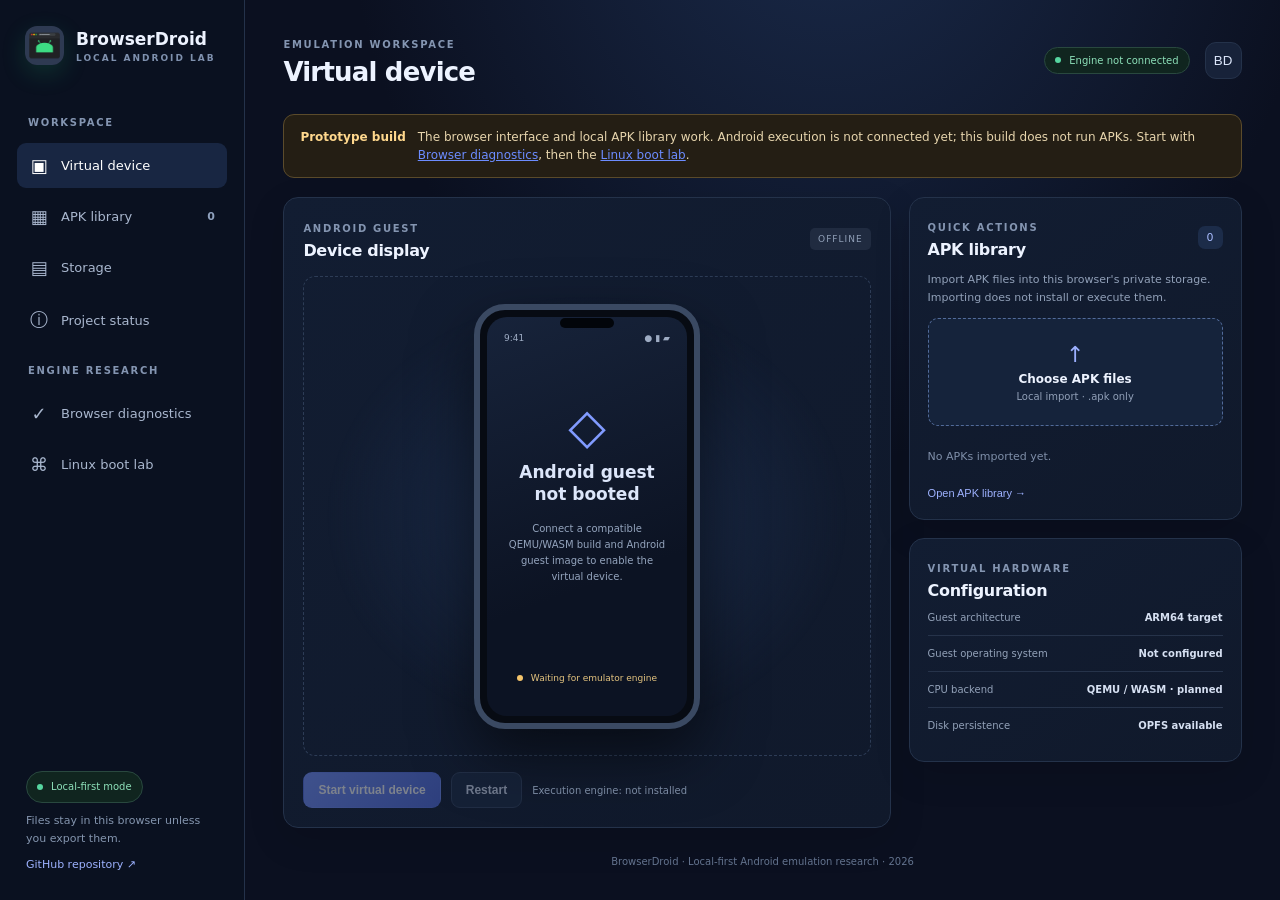
<file: index.html>
<!doctype html>
<html lang="en">
<head>
  <meta charset="UTF-8">
  <meta name="viewport" content="width=device-width,initial-scale=1,viewport-fit=cover">
  <meta name="theme-color" content="#0b1020">
  <meta name="description" content="A local-first Android emulation research project for the browser.">
  <link rel="manifest" href="./manifest.webmanifest">
  <link rel="icon" href="./assets/favicon-32.png" type="image/png" sizes="32x32">
  <link rel="apple-touch-icon" href="./assets/apple-touch-icon.png">
  <meta name="apple-mobile-web-app-capable" content="yes">
  <meta name="apple-mobile-web-app-title" content="BrowserDroid">
  <link rel="stylesheet" href="./src/styles.css">
  <title>BrowserDroid — Local Android Lab</title>
</head>
<body>
  <div class="app-shell">
    <aside class="sidebar" id="sidebar">
      <a class="brand" href="./"><img class="brand-icon" src="./assets/icon-192.png" alt="" width="39" height="39"><span>BrowserDroid<small>LOCAL ANDROID LAB</small></span></a>
      <div class="nav-label">WORKSPACE</div>
      <button class="nav-item active" data-view="device"><span>▣</span> Virtual device</button>
      <button class="nav-item" data-view="apps"><span>▦</span> APK library <b id="app-count">0</b></button>
      <button class="nav-item" data-view="storage"><span>▤</span> Storage</button>
      <button class="nav-item" data-view="about"><span>ⓘ</span> Project status</button>
      <div class="nav-label" style="padding-top:18px">ENGINE RESEARCH</div>
      <a class="nav-item" href="./diagnostics.html"><span>✓</span> Browser diagnostics</a>
      <a class="nav-item" href="./lab.html"><span>⌘</span> Linux boot lab</a>
      <div class="sidebar-bottom">
        <div class="local-chip"><i></i> Local-first mode</div>
        <p>Files stay in this browser unless you export them.</p>
        <a href="https://github.com/your-account/browserdroid" target="_blank" rel="noreferrer">GitHub repository ↗</a>
      </div>
    </aside>

    <main class="main">
      <header class="topbar">
        <button class="icon-btn mobile-menu" id="menu-btn" aria-label="Open navigation">☰</button>
        <div><span class="eyebrow">EMULATION WORKSPACE</span><h1 id="page-title">Virtual device</h1></div>
        <div class="top-actions"><span class="status-pill"><i></i> Engine not connected</span><button class="avatar">BD</button></div>
      </header>

      <section class="view active" id="view-device">
        <div class="notice"><strong>Prototype build</strong><span>The browser interface and local APK library work. Android execution is not connected yet; this build does not run APKs. Start with <a href="./diagnostics.html" style="color:var(--blue)">Browser diagnostics</a>, then the <a href="./lab.html" style="color:var(--blue)">Linux boot lab</a>.</span></div>
        <div class="device-layout">
          <section class="device-panel panel">
            <div class="panel-head"><div><span class="eyebrow">ANDROID GUEST</span><h2>Device display</h2></div><span class="tag muted">OFFLINE</span></div>
            <div class="device-stage">
              <div class="phone-frame">
                <div class="phone-camera"></div>
                <div class="phone-screen">
                  <div class="screen-status"><span>9:41</span><span>● ▮ ▰</span></div>
                  <div class="android-mark">◇</div>
                  <h3>Android guest<br>not booted</h3>
                  <p>Connect a compatible QEMU/WASM build and Android guest image to enable the virtual device.</p>
                  <div class="boot-state"><span></span> Waiting for emulator engine</div>
                </div>
              </div>
            </div>
            <div class="device-controls">
              <button class="btn primary" id="boot-btn" disabled title="The QEMU/WASM engine is not included in this starter">Start virtual device</button>
              <button class="btn secondary" id="restart-btn" disabled>Restart</button>
              <span class="control-hint">Execution engine: not installed</span>
            </div>
          </section>
          <aside class="right-column">
            <section class="panel quick-panel">
              <div class="panel-head"><div><span class="eyebrow">QUICK ACTIONS</span><h2>APK library</h2></div><span class="count" id="apk-total">0</span></div>
              <p class="muted-copy">Import APK files into this browser's private storage. Importing does not install or execute them.</p>
              <label class="dropzone" for="apk-input"><span class="upload-icon">↑</span><strong>Choose APK files</strong><small>Local import · .apk only</small></label>
              <input id="apk-input" type="file" accept=".apk,application/vnd.android.package-archive" multiple hidden>
              <div id="recent-apps" class="recent-list"><div class="empty-small">No APKs imported yet.</div></div>
              <button class="text-btn" data-view="apps">Open APK library →</button>
            </section>
            <section class="panel specs-panel">
              <div class="panel-head"><div><span class="eyebrow">VIRTUAL HARDWARE</span><h2>Configuration</h2></div></div>
              <div class="spec-row"><span>Guest architecture</span><b>ARM64 target</b></div>
              <div class="spec-row"><span>Guest operating system</span><b>Not configured</b></div>
              <div class="spec-row"><span>CPU backend</span><b>QEMU / WASM · planned</b></div>
              <div class="spec-row"><span>Disk persistence</span><b id="disk-status">Checking…</b></div>
            </section>
          </aside>
        </div>
      </section>

      <section class="view" id="view-apps">
        <div class="section-intro"><div><span class="eyebrow">LOCAL FILES</span><h2>Your APK library</h2><p>APK files are stored locally in this browser. No upload to a server is performed.</p></div><label class="btn primary" for="apk-input-2">＋ Import APKs</label><input id="apk-input-2" type="file" accept=".apk,application/vnd.android.package-archive" multiple hidden></div>
        <div class="panel table-panel"><div class="table-head"><span>APPLICATION FILE</span><span>FILE SIZE</span><span>IMPORTED</span><span>ACTION</span></div><div id="apk-list" class="apk-list"><div class="empty-state">Your APK library is empty.</div></div></div>
      </section>

      <section class="view" id="view-storage">
        <div class="section-intro"><div><span class="eyebrow">ON-DEVICE DATA</span><h2>Persistent storage</h2><p>Storage is scoped to this website and browser profile.</p></div></div>
        <div class="storage-grid">
          <div class="panel storage-card"><span class="eyebrow">ORIGIN STORAGE</span><h2 id="storage-used">Checking…</h2><p>Estimated usage</p><div class="meter"><span id="storage-meter"></span></div><small id="storage-quota">Checking browser quota…</small></div>
          <div class="panel storage-card"><span class="eyebrow">PERSISTENCE</span><h2 id="persist-state">Checking…</h2><p>Browser storage retention</p><button class="btn secondary" id="persist-btn">Request persistent storage</button><small>Browser approval is not guaranteed. Export backups for important data.</small></div>
          <div class="panel storage-card"><span class="eyebrow">APK FILES</span><h2 id="storage-files">0</h2><p>Files in local library</p><button class="btn secondary" id="export-index">Export library manifest</button><small>Manifest export contains metadata, not APK binary contents.</small></div>
        </div>
        <div class="panel storage-warning"><strong>Important</strong><p>Clearing Safari website data can remove this library. Browser storage quotas, eviction rules, private browsing, and operating-system cleanup can affect retention. This prototype does not yet store an Android virtual disk.</p></div>
      </section>

      <section class="view" id="view-about">
        <div class="section-intro"><div><span class="eyebrow">ENGINEERING STATUS</span><h2>Project status</h2><p>Transparent capability tracking. Planned features are not represented as working features.</p></div></div>
        <div class="panel status-table">
          <div class="status-line"><span>Responsive browser interface</span><b class="done">Implemented</b></div>
          <div class="status-line"><span>PWA install shell</span><b class="done">Implemented</b></div>
          <div class="status-line"><span>Local APK import and library</span><b class="done">Implemented</b></div>
          <div class="status-line"><span>IndexedDB metadata + OPFS file storage</span><b class="done">Implemented</b></div>
          <div class="status-line"><span>Browser feasibility diagnostics (Milestone 1)</span><b class="done">Implemented · run on iPad to verify</b></div>
          <div class="status-line"><span>Cross-origin isolation headers (_headers, scripts/serve.py)</span><b class="done">Configured · verify on deployment</b></div>
          <div class="status-line"><span>QEMU-WASM build recipe + Linux lab loader (Milestone 2)</span><b class="planned">Scripted, untested · no binaries bundled</b></div>
          <div class="status-line"><span>QEMU compiled to WebAssembly</span><b class="planned">Not built or run yet</b></div>
          <div class="status-line"><span>ARM64 Android guest boot</span><b class="planned">Not implemented</b></div>
          <div class="status-line"><span>Android package installation</span><b class="planned">Not implemented</b></div>
          <div class="status-line"><span>General APK compatibility</span><b class="planned">Research target</b></div>
        </div>
        <div class="panel roadmap-note"><h3>Next technical milestone</h3><p>1) Run the diagnostics on the iPad Air M3 under the isolated deployment. 2) Build the pinned ARM64 QEMU-WASM target (see docs/BUILD.md). 3) Boot a minimal ARM64 Linux guest in the Linux boot lab. Only after that should an Android guest image and APK installation be attempted.</p><a href="https://github.com/ktock/qemu-wasm" target="_blank" rel="noreferrer">QEMU WASM research repository ↗</a></div>
      </section>

      <footer>BrowserDroid · Local-first Android emulation research · <span id="year"></span></footer>
    </main>
  </div>
  <div class="toast" id="toast" role="status" aria-live="polite"></div>
  <script type="module" src="./src/main.js"></script>
</body>
</html>
</file>
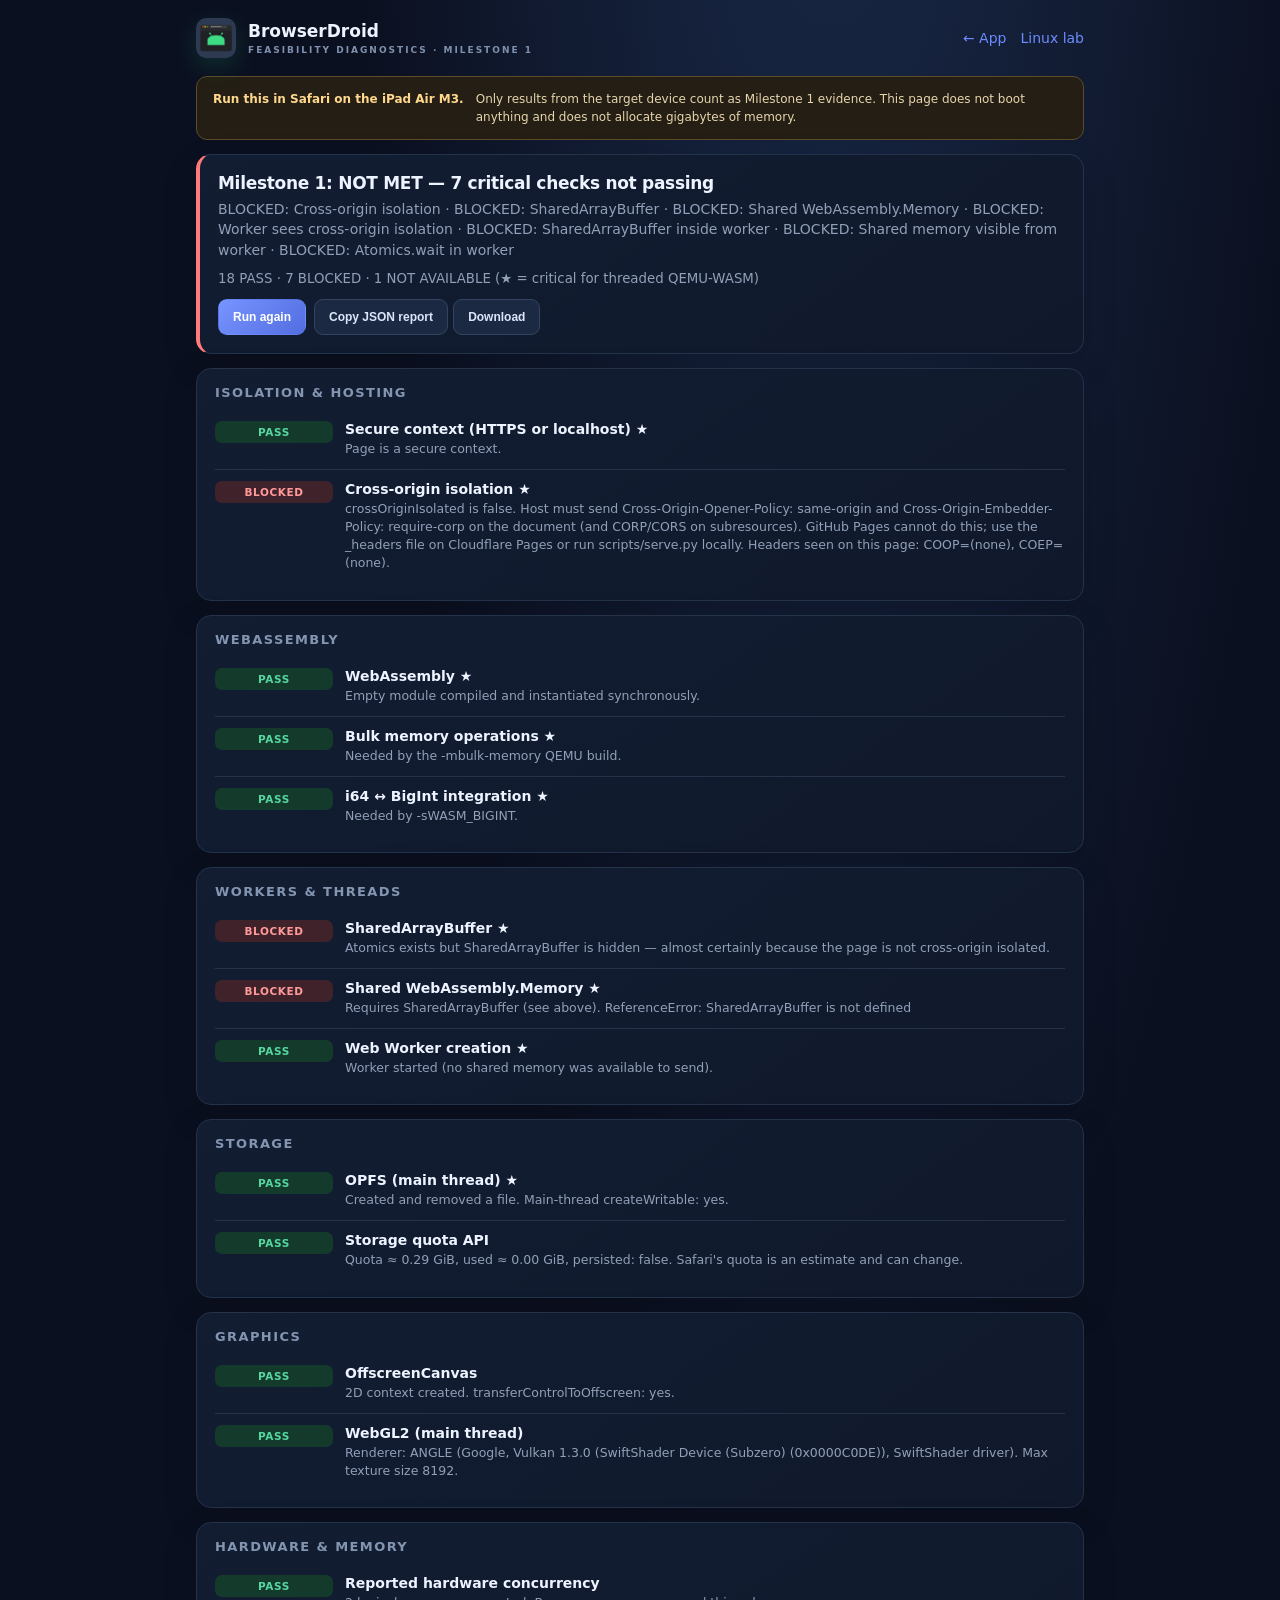
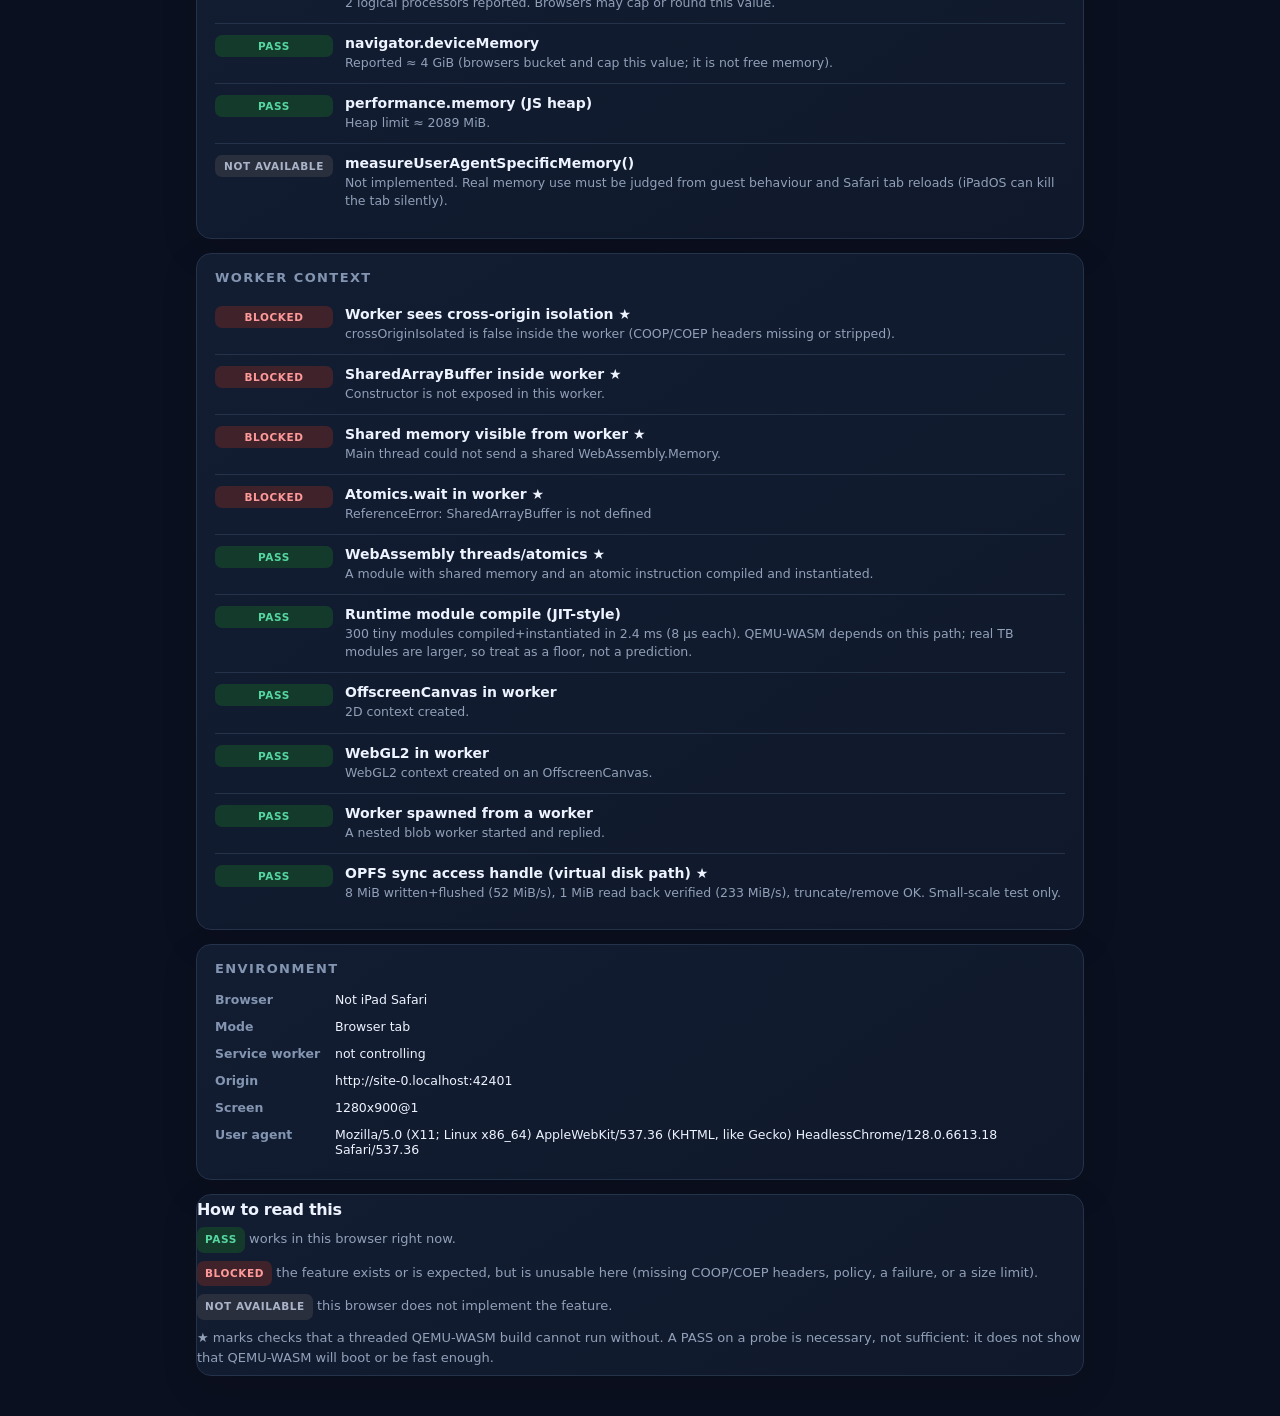
<file: diagnostics.html>
<!doctype html>
<html lang="en">
<head>
  <meta charset="UTF-8">
  <meta name="viewport" content="width=device-width,initial-scale=1,viewport-fit=cover">
  <meta name="theme-color" content="#0b1020">
  <link rel="manifest" href="./manifest.webmanifest">
  <link rel="icon" href="./assets/favicon-32.png" type="image/png" sizes="32x32">
  <link rel="apple-touch-icon" href="./assets/apple-touch-icon.png">
  <link rel="stylesheet" href="./src/styles.css">
  <link rel="stylesheet" href="./src/diagnostics.css">
  <title>BrowserDroid — Browser feasibility diagnostics</title>
</head>
<body>
  <div class="diag-page">
    <header class="diag-top">
      <a class="brand" href="./"><img class="brand-icon" src="./assets/icon-192.png" alt="BrowserDroid" width="40" height="40"><span>BrowserDroid<small>FEASIBILITY DIAGNOSTICS · MILESTONE 1</small></span></a>
      <nav><a href="./">← App</a><a href="./lab.html">Linux lab</a></nav>
    </header>

    <div class="notice"><strong>Run this in Safari on the iPad Air M3.</strong><span>Only results from the target device count as Milestone 1 evidence. This page does not boot anything and does not allocate gigabytes of memory.</span></div>

    <section class="panel verdict v-warn" id="verdict"><div><h2 id="verdict-head">Running checks…</h2><p id="verdict-body">Please wait.</p><small id="tally"></small></div>
      <div class="verdict-actions"><button class="btn primary" id="run-btn">Run again</button>
        <span id="report-actions" hidden><button class="btn secondary" id="copy-btn">Copy JSON report</button> <button class="btn secondary" id="dl-btn">Download</button></span></div>
      <textarea id="report-text" hidden readonly rows="8" aria-label="JSON report"></textarea>
    </section>

    <div id="groups"></div>

    <section class="panel diag-group"><h2>Environment</h2><div id="env" class="env-grid"></div></section>

    <section class="panel legend"><h2>How to read this</h2>
      <p><span class="badge s-PASS">PASS</span> works in this browser right now.</p>
      <p><span class="badge s-BLOCKED">BLOCKED</span> the feature exists or is expected, but is unusable here (missing COOP/COEP headers, policy, a failure, or a size limit).</p>
      <p><span class="badge s-NA">NOT AVAILABLE</span> this browser does not implement the feature.</p>
      <p>★ marks checks that a threaded QEMU-WASM build cannot run without. A PASS on a probe is necessary, not sufficient: it does not show that QEMU-WASM will boot or be fast enough.</p>
    </section>
  </div>
  <script type="module" src="./src/diagnostics.js"></script>
</body>
</html>
</file>
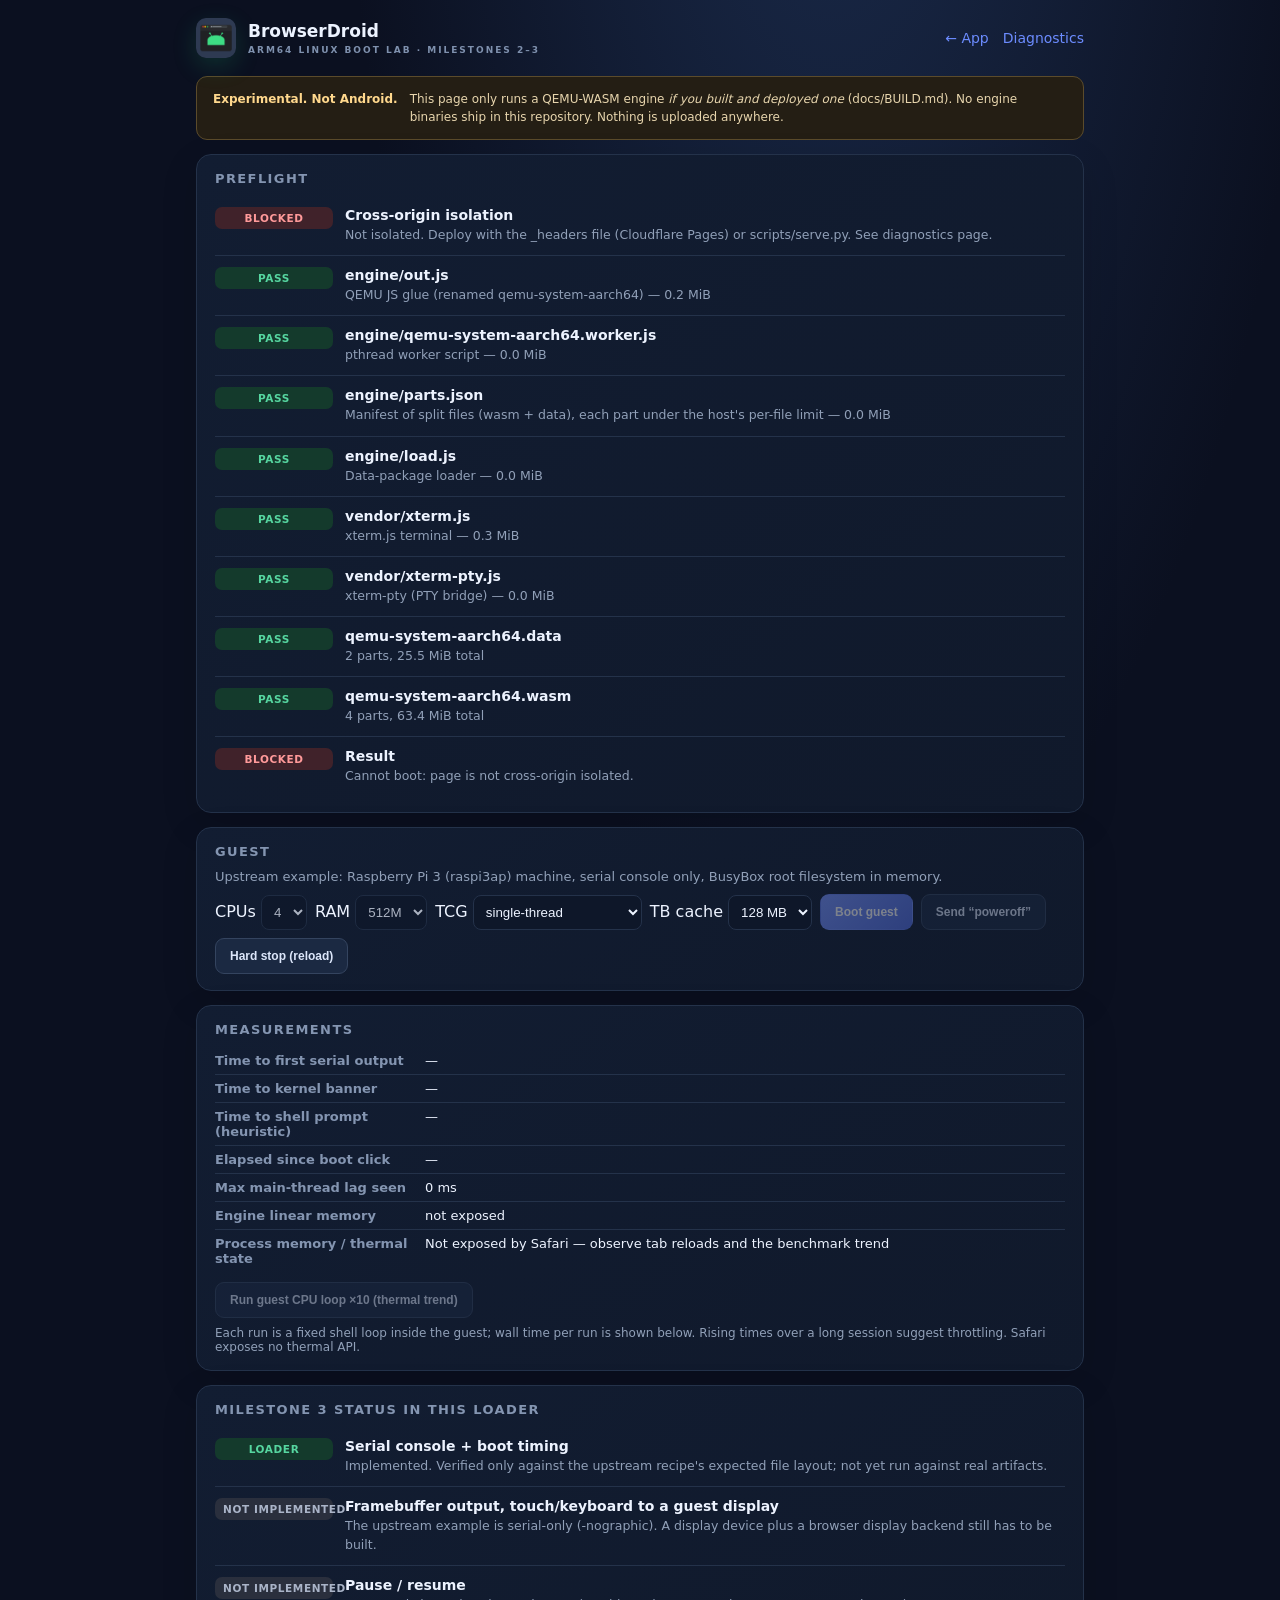
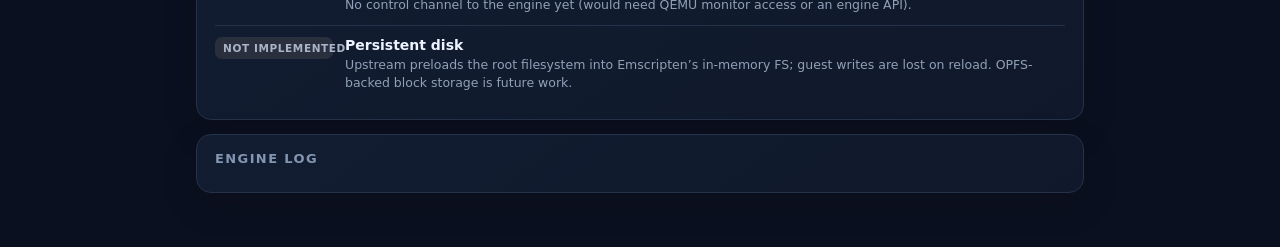
<file: lab.html>
<!doctype html>
<html lang="en">
<head>
  <meta charset="UTF-8">
  <meta name="viewport" content="width=device-width,initial-scale=1,viewport-fit=cover">
  <meta name="theme-color" content="#0b1020">
  <link rel="manifest" href="./manifest.webmanifest">
  <link rel="icon" href="./assets/favicon-32.png" type="image/png" sizes="32x32">
  <link rel="apple-touch-icon" href="./assets/apple-touch-icon.png">
  <link rel="stylesheet" href="./src/styles.css">
  <link rel="stylesheet" href="./src/diagnostics.css">
  <link rel="stylesheet" href="./vendor/xterm.css">
  <title>BrowserDroid — ARM64 Linux boot lab</title>
  <style>
    .lab-grid{display:grid;grid-template-columns:minmax(0,1fr);gap:14px}
    #terminal{background:#000;border-radius:10px;padding:6px;min-height:200px;overflow:hidden}
    .lab-controls{display:flex;gap:8px;flex-wrap:wrap;align-items:center;margin-top:10px}
    .lab-controls select{background:var(--panel2);color:var(--text);border:1px solid var(--line);border-radius:8px;padding:8px}
    .metrics div{display:grid;grid-template-columns:200px 1fr;gap:10px;padding:6px 0;border-top:1px solid var(--line);font-size:13px}
    .metrics div:first-child{border-top:0}.metrics b{color:#8495b1;font-weight:600}
    #bench-table{width:100%;font-size:12.5px;border-collapse:collapse;margin-top:8px}#bench-table td,#bench-table th{padding:4px 6px;border-top:1px solid var(--line);text-align:left}
    #log{max-height:180px;overflow:auto;font:11.5px ui-monospace,monospace;color:var(--muted);white-space:pre-wrap;margin:0}
  </style>
</head>
<body>
  <div class="diag-page">
    <header class="diag-top">
      <a class="brand" href="./"><img class="brand-icon" src="./assets/icon-192.png" alt="BrowserDroid" width="40" height="40"><span>BrowserDroid<small>ARM64 LINUX BOOT LAB · MILESTONES 2–3</small></span></a>
      <nav><a href="./">← App</a><a href="./diagnostics.html">Diagnostics</a></nav>
    </header>

    <div class="notice"><strong>Experimental. Not Android.</strong><span>This page only runs a QEMU-WASM engine <em>if you built and deployed one</em> (docs/BUILD.md). No engine binaries ship in this repository. Nothing is uploaded anywhere.</span></div>

    <div id="fatal" class="notice" style="display:none;border-color:#ff7a7a"><strong>Script problem</strong><span id="fatal-msg"></span></div>

    <section class="panel diag-group"><h2>Preflight</h2><div id="preflight"></div></section>

    <section class="panel diag-group"><h2>Guest</h2>
      <p class="legend" style="margin:0 0 8px;color:var(--muted);font-size:13px">Upstream example: Raspberry Pi 3 (raspi3ap) machine, serial console only, BusyBox root filesystem in memory.</p>
      <div class="lab-controls">
        <label>CPUs <select id="opt-smp"><option>1</option><option>2</option><option selected>4</option></select></label>
        <label>RAM <select id="opt-ram"><option>256M</option><option selected>512M</option></select></label>
        <label>TCG <select id="opt-mttcg"><option value="single" selected>single-thread</option><option value="multi">multi-thread (MTTCG)</option></select></label>
        <button class="btn primary" id="boot-btn" disabled>Boot guest</button>
        <button class="btn secondary" id="poweroff-btn" disabled>Send “poweroff”</button>
        <button class="btn secondary" id="stop-btn">Hard stop (reload)</button>
      </div>
      <div id="terminal" style="margin-top:12px" hidden></div>
    </section>

    <section class="panel diag-group"><h2>Measurements</h2>
      <div class="metrics" id="metrics"></div>
      <div class="lab-controls"><button class="btn secondary" id="bench-btn" disabled>Run guest CPU loop ×10 (thermal trend)</button><span id="bench-note" style="color:var(--muted);font-size:12px">Each run is a fixed shell loop inside the guest; wall time per run is shown below. Rising times over a long session suggest throttling. Safari exposes no thermal API.</span></div>
      <table id="bench-table" hidden><thead><tr><th>Run</th><th>Wall time</th><th>Main-thread max lag</th></tr></thead><tbody></tbody></table>
    </section>

    <section class="panel diag-group"><h2>Milestone 3 status in this loader</h2>
      <div class="diag-row"><span class="badge s-PASS">LOADER</span><div><strong>Serial console + boot timing</strong><small>Implemented. Verified only against the upstream recipe's expected file layout; not yet run against real artifacts.</small></div></div>
      <div class="diag-row"><span class="badge s-NA">NOT IMPLEMENTED</span><div><strong>Framebuffer output, touch/keyboard to a guest display</strong><small>The upstream example is serial-only (-nographic). A display device plus a browser display backend still has to be built.</small></div></div>
      <div class="diag-row"><span class="badge s-NA">NOT IMPLEMENTED</span><div><strong>Pause / resume</strong><small>No control channel to the engine yet (would need QEMU monitor access or an engine API).</small></div></div>
      <div class="diag-row"><span class="badge s-NA">NOT IMPLEMENTED</span><div><strong>Persistent disk</strong><small>Upstream preloads the root filesystem into Emscripten’s in-memory FS; guest writes are lost on reload. OPFS-backed block storage is future work.</small></div></div>
    </section>

    <section class="panel diag-group"><h2>Engine log</h2><pre id="log"></pre></section>
  </div>
  <script>
  // Safari on iPad has no easy console: surface script errors on the page itself.
  (function () {
    var show = function (m) { var f = document.getElementById("fatal"); document.getElementById("fatal-msg").textContent = m; f.style.display = "flex"; };
    window.addEventListener("error", function (e) { show(e.message ? e.message + " (" + (e.filename || "").split("/").pop() + ":" + e.lineno + ")" : "Failed to load " + ((e.target && (e.target.src || e.target.href)) || "a resource")); }, true);
    window.addEventListener("unhandledrejection", function (e) { show("Unhandled error: " + (e.reason && (e.reason.message || e.reason))); });
    setTimeout(function () { if (!window.__labLoaded) show("src/lab.js did not run within 4 s. Open /src/lab.js in the browser and check it is the latest version (it should mention parts.json)."); }, 4000);
  })();
</script>
  <script type="module" src="./src/lab.js"></script>
</body>
<!-- END OF lab.html: if you cannot find this line at the bottom of the deployed file, the upload was cut off -->
</html>
</file>
<file: src/styles.css>
:root{color-scheme:dark;--bg:#0b1020;--panel:#111a2d;--panel2:#0e1729;--line:#24324a;--text:#edf3ff;--muted:#91a0b8;--blue:#6c8cff;--cyan:#58d5df;--green:#56d6a0;--amber:#f4c46b;font-family:Inter,ui-sans-serif,system-ui,-apple-system,BlinkMacSystemFont,"Segoe UI",sans-serif}*{box-sizing:border-box}body{margin:0;background:radial-gradient(ellipse at 65% -20%,#1b2c4d 0,transparent 42%),var(--bg);color:var(--text);min-height:100vh}.app-shell{min-height:100vh;display:grid;grid-template-columns:245px minmax(0,1fr)}.sidebar{border-right:1px solid var(--line);background:#0a1120;padding:26px 17px;display:flex;flex-direction:column;min-height:100vh}.brand{display:flex;gap:12px;align-items:center;color:var(--text);font-weight:750;font-size:17px;text-decoration:none;margin:0 8px 52px}.brand small{display:block;color:#7f91ae;font-size:9px;letter-spacing:2px;margin-top:4px}.brand-mark{display:grid;place-items:center;width:39px;height:39px;border-radius:12px;background:linear-gradient(145deg,#829cff,#4e65d9);font-size:22px;color:white;box-shadow:0 8px 25px #536bd744}.nav-label,.eyebrow{font-size:10px;letter-spacing:1.7px;font-weight:750;color:#8495b1}.nav-label{padding:0 11px 12px}.nav-item{width:100%;border:0;background:transparent;color:#a9b7ce;text-align:left;padding:12px;border-radius:9px;margin:3px 0;display:flex;gap:12px;align-items:center;font:inherit;font-size:13px;cursor:pointer}.nav-item span{font-size:18px;width:20px;text-align:center}.nav-item b{margin-left:auto;font-size:11px;color:#8fa1bd}.nav-item.active,.nav-item:hover{background:#182642;color:#fff}.sidebar-bottom{margin-top:auto;color:#8495ae;font-size:11px;line-height:1.6;padding:15px 9px 0}.sidebar-bottom p{margin:9px 0}.sidebar-bottom a{color:#9db2ff;text-decoration:none}.local-chip,.status-pill{display:inline-flex;align-items:center;gap:8px;border:1px solid #29483f;background:#10251f;color:#8de0b9;border-radius:30px;padding:7px 10px;font-size:10px}.local-chip i,.status-pill i{width:6px;height:6px;background:var(--green);border-radius:50%}.main{min-width:0;padding:28px clamp(18px,3vw,44px) 20px;max-width:1600px;width:100%;margin:auto}.topbar{display:flex;align-items:center;justify-content:space-between;margin-bottom:27px}.topbar h1{font-size:26px;letter-spacing:-.8px;margin:5px 0 0}.top-actions{display:flex;align-items:center;gap:15px}.avatar,.icon-btn{border:1px solid var(--line);background:#172239;color:#dce6fa;border-radius:11px;width:37px;height:37px}.mobile-menu{display:none}.view{display:none}.view.active{display:block}.notice{display:flex;gap:12px;align-items:flex-start;padding:13px 16px;border:1px solid #5b4b2b;background:#241e14;border-radius:11px;color:#e7d5ad;font-size:12px;line-height:1.5;margin-bottom:19px}.notice strong{white-space:nowrap;color:#ffd88d}.device-layout{display:grid;grid-template-columns:minmax(0,1.55fr) minmax(280px,.85fr);gap:18px}.panel{background:linear-gradient(145deg,#121d32,#10192b);border:1px solid var(--line);border-radius:15px;box-shadow:0 12px 36px #0002}.device-panel{padding:19px}.panel-head{display:flex;justify-content:space-between;align-items:center}.panel h2{font-size:16px;margin:5px 0 0;letter-spacing:-.3px}.tag{font-size:9px;letter-spacing:1px;border-radius:5px;padding:6px 8px}.muted{color:#91a0b8;background:#202b40}.device-stage{min-height:480px;display:grid;place-items:center;margin:16px 0;background:radial-gradient(ellipse,#1c2d4c 0,transparent 65%);border:1px dashed #2d3c56;border-radius:12px}.phone-frame{width:226px;height:425px;border:6px solid #3a4962;border-radius:31px;padding:7px;background:#070b13;box-shadow:0 25px 60px #0008;position:relative}.phone-camera{position:absolute;z-index:2;top:8px;left:50%;transform:translateX(-50%);width:54px;height:10px;background:#02050a;border-radius:20px}.phone-screen{height:100%;border-radius:20px;background:linear-gradient(160deg,#17233a,#0c1323 65%);display:flex;flex-direction:column;align-items:center;text-align:center;padding:16px 17px;color:#dce6fa}.screen-status{display:flex;justify-content:space-between;width:100%;font-size:9px;color:#9eacc3}.android-mark{font-size:49px;color:#819bff;margin-top:55px}.phone-screen h3{font-size:17px;line-height:1.3;margin:6px 0}.phone-screen p{font-size:10px;line-height:1.6;color:#94a4bd}.boot-state{font-size:9px;color:#e5c47f;margin-top:auto;margin-bottom:17px}.boot-state span{display:inline-block;width:6px;height:6px;border-radius:50%;background:var(--amber);margin-right:5px}.device-controls{display:flex;align-items:center;gap:10px;flex-wrap:wrap}.btn{border:1px solid transparent;border-radius:9px;padding:10px 14px;font-weight:650;font-size:12px;cursor:pointer}.btn:disabled{opacity:.45;cursor:not-allowed}.primary{background:linear-gradient(135deg,#7894ff,#526de0);color:white}.secondary{background:#1b2942;border-color:#34445f;color:#dce6fa}.control-hint{font-size:10px;color:#8191aa}.right-column{display:flex;flex-direction:column;gap:18px}.quick-panel,.specs-panel{padding:18px}.count{background:#1c2c49;color:#a9bcff;border-radius:7px;padding:5px 9px;font-size:11px}.muted-copy{font-size:11px;line-height:1.6;color:var(--muted);margin:12px 0}.dropzone{border:1px dashed #526b9a;border-radius:10px;background:#15233b;min-height:108px;display:flex;flex-direction:column;justify-content:center;align-items:center;cursor:pointer;gap:5px}.dropzone:hover{border-color:#8ca4ff;background:#1a2b4a}.upload-icon{font-size:22px;color:#9cb0ff}.dropzone strong{font-size:12px}.dropzone small{font-size:10px;color:#91a0b8}.recent-list{margin-top:12px}.empty-small{font-size:11px;color:#7f8fa9;padding:12px 0}.recent-item{display:flex;align-items:center;gap:9px;padding:8px 0;border-bottom:1px solid #202d43;font-size:11px}.file-icon{display:grid;place-items:center;width:29px;height:32px;background:#25375b;border-radius:6px;color:#b5c4ff;font-size:9px;font-weight:bold}.recent-item span:nth-child(2){overflow:hidden;text-overflow:ellipsis;white-space:nowrap;flex:1}.recent-item small{color:#8393ac}.text-btn{border:0;background:none;color:#9eb2ff;padding:12px 0 0;font-size:11px;cursor:pointer}.spec-row{display:flex;justify-content:space-between;gap:10px;padding:12px 0;border-bottom:1px solid #26334a;font-size:10px;color:#93a2b9}.spec-row:last-child{border:0}.spec-row b{font-weight:600;color:#d6e0f2;text-align:right}.section-intro{display:flex;align-items:center;justify-content:space-between;gap:20px;margin:5px 0 22px}.section-intro h2{font-size:23px;margin:6px 0}.section-intro p{font-size:12px;color:var(--muted);margin:0}.table-panel{overflow:hidden}.table-head,.apk-row{display:grid;grid-template-columns:minmax(160px,2fr) 1fr 1fr 100px;gap:15px;align-items:center;padding:14px 18px}.table-head{font-size:9px;letter-spacing:1px;color:#8495b1;background:#0d1627}.apk-row{border-top:1px solid #26334a;font-size:11px}.apk-name{display:flex;align-items:center;gap:10px;min-width:0}.apk-name strong{overflow:hidden;text-overflow:ellipsis;white-space:nowrap}.apk-row small{color:#8b9bb4}.row-actions{display:flex;gap:8px}.mini-btn{border:1px solid #34445f;background:#1b2942;color:#b9c9e5;border-radius:6px;padding:6px 8px;font-size:10px;cursor:pointer}.mini-btn.danger{color:#ff9b9b}.empty-state{padding:35px;text-align:center;color:#8292ab;font-size:12px}.storage-grid{display:grid;grid-template-columns:repeat(3,minmax(0,1fr));gap:15px}.storage-card{padding:19px;display:flex;flex-direction:column;align-items:flex-start;min-height:200px}.storage-card h2{font-size:24px;margin:16px 0 3px}.storage-card p{color:#91a0b8;font-size:11px;margin:0 0 16px}.storage-card small{font-size:10px;color:#8495b1;line-height:1.5;margin-top:12px}.meter{width:100%;height:6px;background:#26344c;border-radius:10px;margin:0 0 5px;overflow:hidden}.meter span{display:block;height:100%;width:0;background:linear-gradient(90deg,#718dff,#55d3d9)}.storage-warning,.roadmap-note{margin-top:17px;padding:18px}.storage-warning{border-color:#57492c;background:#211d15}.storage-warning strong{font-size:12px;color:#f1cf87}.storage-warning p,.roadmap-note p{font-size:11px;line-height:1.7;color:#aab7cb;margin-bottom:0}.status-table{padding:5px 18px}.status-line{display:flex;justify-content:space-between;gap:20px;padding:15px 0;border-bottom:1px solid #26334a;font-size:12px}.status-line:last-child{border:0}.done,.planned{font-size:10px;font-weight:650}.done{color:#70dcae}.planned{color:#e6bd73}.roadmap-note h3{font-size:14px;margin:0}.roadmap-note a{display:inline-block;margin-top:12px;color:#a5b8ff;font-size:11px;text-decoration:none}footer{text-align:center;color:#63738e;font-size:10px;padding:28px 0 8px}.toast{position:fixed;bottom:22px;left:50%;transform:translate(-50%,20px);opacity:0;pointer-events:none;background:#e8efff;color:#14213b;padding:11px 16px;border-radius:9px;font-size:12px;box-shadow:0 10px 30px #0005;transition:.2s;z-index:20}.toast.show{opacity:1;transform:translate(-50%,0)}@media(max-width:1050px){.device-layout{grid-template-columns:1fr}.right-column{display:grid;grid-template-columns:1fr 1fr}.device-stage{min-height:440px}}@media(max-width:760px){.app-shell{display:block}.sidebar{position:fixed;z-index:10;inset:0 auto 0 0;width:260px;transform:translateX(-105%);transition:transform .2s;box-shadow:20px 0 50px #0008}.sidebar.open{transform:translateX(0)}.main{padding:19px 14px}.mobile-menu{display:block;margin-right:10px}.topbar{justify-content:flex-start;gap:10px}.topbar>div:nth-child(2){flex:1}.topbar h1{font-size:21px}.top-actions{gap:7px}.status-pill{font-size:0;padding:9px}.status-pill i{margin:0}.avatar{display:none}.right-column{grid-template-columns:1fr}.device-stage{min-height:420px}.section-intro{align-items:flex-start;flex-direction:column}.storage-grid{grid-template-columns:1fr}.table-head{display:none}.apk-row{grid-template-columns:minmax(120px,1fr) auto;gap:6px}.apk-row>.size-cell,.apk-row>.date-cell{display:none}.row-actions{justify-content:flex-end}.notice{flex-direction:column;gap:4px}.status-line{font-size:11px}.phone-frame{transform:scale(.94)}}
a.nav-item{text-decoration:none;box-sizing:border-box}.brand-icon{border-radius:12px;display:block;box-shadow:0 8px 25px #1fae6a33}
</file>
<file: src/diagnostics.css>
.diag-page{max-width:920px;margin:0 auto;padding:calc(18px + env(safe-area-inset-top)) 16px calc(40px + env(safe-area-inset-bottom))}
.diag-top{display:flex;align-items:center;justify-content:space-between;gap:12px;margin-bottom:18px}
.diag-top .brand{margin:0}.diag-top nav{display:flex;gap:14px}.diag-top nav a{color:var(--blue);text-decoration:none;font-size:14px}
.brand-icon{border-radius:10px;display:block}
.diag-page .notice{margin-bottom:14px}
.verdict{padding:18px;margin-bottom:14px;border-left:4px solid var(--amber)}
.verdict.v-ok{border-left-color:var(--green)}.verdict.v-bad{border-left-color:#ff7a7a}.verdict.v-warn{border-left-color:var(--amber)}
.verdict h2{margin:0 0 6px;font-size:17px}.verdict p{margin:0 0 8px;color:var(--muted);font-size:14px;line-height:1.45}.verdict small{color:var(--muted)}
.verdict-actions{margin-top:12px;display:flex;gap:8px;flex-wrap:wrap}
.verdict textarea{width:100%;margin-top:10px;background:var(--panel2);color:var(--text);border:1px solid var(--line);border-radius:8px;font:12px ui-monospace,monospace}
.diag-group{padding:16px 18px;margin-bottom:14px}.diag-group h2{margin:0 0 10px;font-size:13px;letter-spacing:1.4px;color:#8495b1;text-transform:uppercase}
.diag-row{display:grid;grid-template-columns:118px 1fr;gap:12px;padding:11px 0;border-top:1px solid var(--line);align-items:start}
.diag-row:first-of-type{border-top:0}
.diag-row strong{display:block;font-size:14px;margin-bottom:3px}.diag-row small{display:block;color:var(--muted);font-size:12.5px;line-height:1.45;overflow-wrap:anywhere}
.badge{display:inline-block;text-align:center;padding:5px 8px;border-radius:7px;font-size:10.5px;font-weight:800;letter-spacing:.6px;white-space:nowrap}
.s-PASS{background:#143a2c;color:var(--green)}.s-BLOCKED{background:#40222a;color:#ff9a9a}.s-NA{background:#2a2f3d;color:#aab4c8}
.env-grid div{display:grid;grid-template-columns:110px 1fr;gap:10px;padding:6px 0;font-size:12.5px}.env-grid b{color:#8495b1}.env-grid span{overflow-wrap:anywhere}
.legend p{margin:8px 0;font-size:13px;color:var(--muted);line-height:1.5}
@media(max-width:560px){.diag-row{grid-template-columns:1fr;gap:6px}.diag-row .badge{justify-self:start}}
</file>
<file: vendor/xterm.css>
/**
 * Copyright (c) 2014 The xterm.js authors. All rights reserved.
 * Copyright (c) 2012-2013, Christopher Jeffrey (MIT License)
 * https://github.com/chjj/term.js
 * @license MIT
 *
 * Permission is hereby granted, free of charge, to any person obtaining a copy
 * of this software and associated documentation files (the "Software"), to deal
 * in the Software without restriction, including without limitation the rights
 * to use, copy, modify, merge, publish, distribute, sublicense, and/or sell
 * copies of the Software, and to permit persons to whom the Software is
 * furnished to do so, subject to the following conditions:
 *
 * The above copyright notice and this permission notice shall be included in
 * all copies or substantial portions of the Software.
 *
 * THE SOFTWARE IS PROVIDED "AS IS", WITHOUT WARRANTY OF ANY KIND, EXPRESS OR
 * IMPLIED, INCLUDING BUT NOT LIMITED TO THE WARRANTIES OF MERCHANTABILITY,
 * FITNESS FOR A PARTICULAR PURPOSE AND NONINFRINGEMENT. IN NO EVENT SHALL THE
 * AUTHORS OR COPYRIGHT HOLDERS BE LIABLE FOR ANY CLAIM, DAMAGES OR OTHER
 * LIABILITY, WHETHER IN AN ACTION OF CONTRACT, TORT OR OTHERWISE, ARISING FROM,
 * OUT OF OR IN CONNECTION WITH THE SOFTWARE OR THE USE OR OTHER DEALINGS IN
 * THE SOFTWARE.
 *
 * Originally forked from (with the author's permission):
 *   Fabrice Bellard's javascript vt100 for jslinux:
 *   http://bellard.org/jslinux/
 *   Copyright (c) 2011 Fabrice Bellard
 *   The original design remains. The terminal itself
 *   has been extended to include xterm CSI codes, among
 *   other features.
 */

/**
 *  Default styles for xterm.js
 */

.xterm {
    cursor: text;
    position: relative;
    user-select: none;
    -ms-user-select: none;
    -webkit-user-select: none;
}

.xterm.focus,
.xterm:focus {
    outline: none;
}

.xterm .xterm-helpers {
    position: absolute;
    top: 0;
    /**
     * The z-index of the helpers must be higher than the canvases in order for
     * IMEs to appear on top.
     */
    z-index: 5;
}

.xterm .xterm-helper-textarea {
    padding: 0;
    border: 0;
    margin: 0;
    /* Move textarea out of the screen to the far left, so that the cursor is not visible */
    position: absolute;
    opacity: 0;
    left: -9999em;
    top: 0;
    width: 0;
    height: 0;
    z-index: -5;
    /** Prevent wrapping so the IME appears against the textarea at the correct position */
    white-space: nowrap;
    overflow: hidden;
    resize: none;
}

.xterm .composition-view {
    /* TODO: Composition position got messed up somewhere */
    background: #000;
    color: #FFF;
    display: none;
    position: absolute;
    white-space: nowrap;
    z-index: 1;
}

.xterm .composition-view.active {
    display: block;
}

.xterm .xterm-viewport {
    /* On OS X this is required in order for the scroll bar to appear fully opaque */
    background-color: #000;
    overflow-y: scroll;
    cursor: default;
    position: absolute;
    right: 0;
    left: 0;
    top: 0;
    bottom: 0;
}

.xterm .xterm-screen {
    position: relative;
}

.xterm .xterm-screen canvas {
    position: absolute;
    left: 0;
    top: 0;
}

.xterm .xterm-scroll-area {
    visibility: hidden;
}

.xterm-char-measure-element {
    display: inline-block;
    visibility: hidden;
    position: absolute;
    top: 0;
    left: -9999em;
    line-height: normal;
}

.xterm.enable-mouse-events {
    /* When mouse events are enabled (eg. tmux), revert to the standard pointer cursor */
    cursor: default;
}

.xterm.xterm-cursor-pointer,
.xterm .xterm-cursor-pointer {
    cursor: pointer;
}

.xterm.column-select.focus {
    /* Column selection mode */
    cursor: crosshair;
}

.xterm .xterm-accessibility,
.xterm .xterm-message {
    position: absolute;
    left: 0;
    top: 0;
    bottom: 0;
    right: 0;
    z-index: 10;
    color: transparent;
    pointer-events: none;
}

.xterm .live-region {
    position: absolute;
    left: -9999px;
    width: 1px;
    height: 1px;
    overflow: hidden;
}

.xterm-dim {
    /* Dim should not apply to background, so the opacity of the foreground color is applied
     * explicitly in the generated class and reset to 1 here */
    opacity: 1 !important;
}

.xterm-underline-1 { text-decoration: underline; }
.xterm-underline-2 { text-decoration: double underline; }
.xterm-underline-3 { text-decoration: wavy underline; }
.xterm-underline-4 { text-decoration: dotted underline; }
.xterm-underline-5 { text-decoration: dashed underline; }

.xterm-overline {
    text-decoration: overline;
}

.xterm-overline.xterm-underline-1 { text-decoration: overline underline; }
.xterm-overline.xterm-underline-2 { text-decoration: overline double underline; }
.xterm-overline.xterm-underline-3 { text-decoration: overline wavy underline; }
.xterm-overline.xterm-underline-4 { text-decoration: overline dotted underline; }
.xterm-overline.xterm-underline-5 { text-decoration: overline dashed underline; }

.xterm-strikethrough {
    text-decoration: line-through;
}

.xterm-screen .xterm-decoration-container .xterm-decoration {
	z-index: 6;
	position: absolute;
}

.xterm-screen .xterm-decoration-container .xterm-decoration.xterm-decoration-top-layer {
	z-index: 7;
}

.xterm-decoration-overview-ruler {
    z-index: 8;
    position: absolute;
    top: 0;
    right: 0;
    pointer-events: none;
}

.xterm-decoration-top {
    z-index: 2;
    position: relative;
}
</file>
